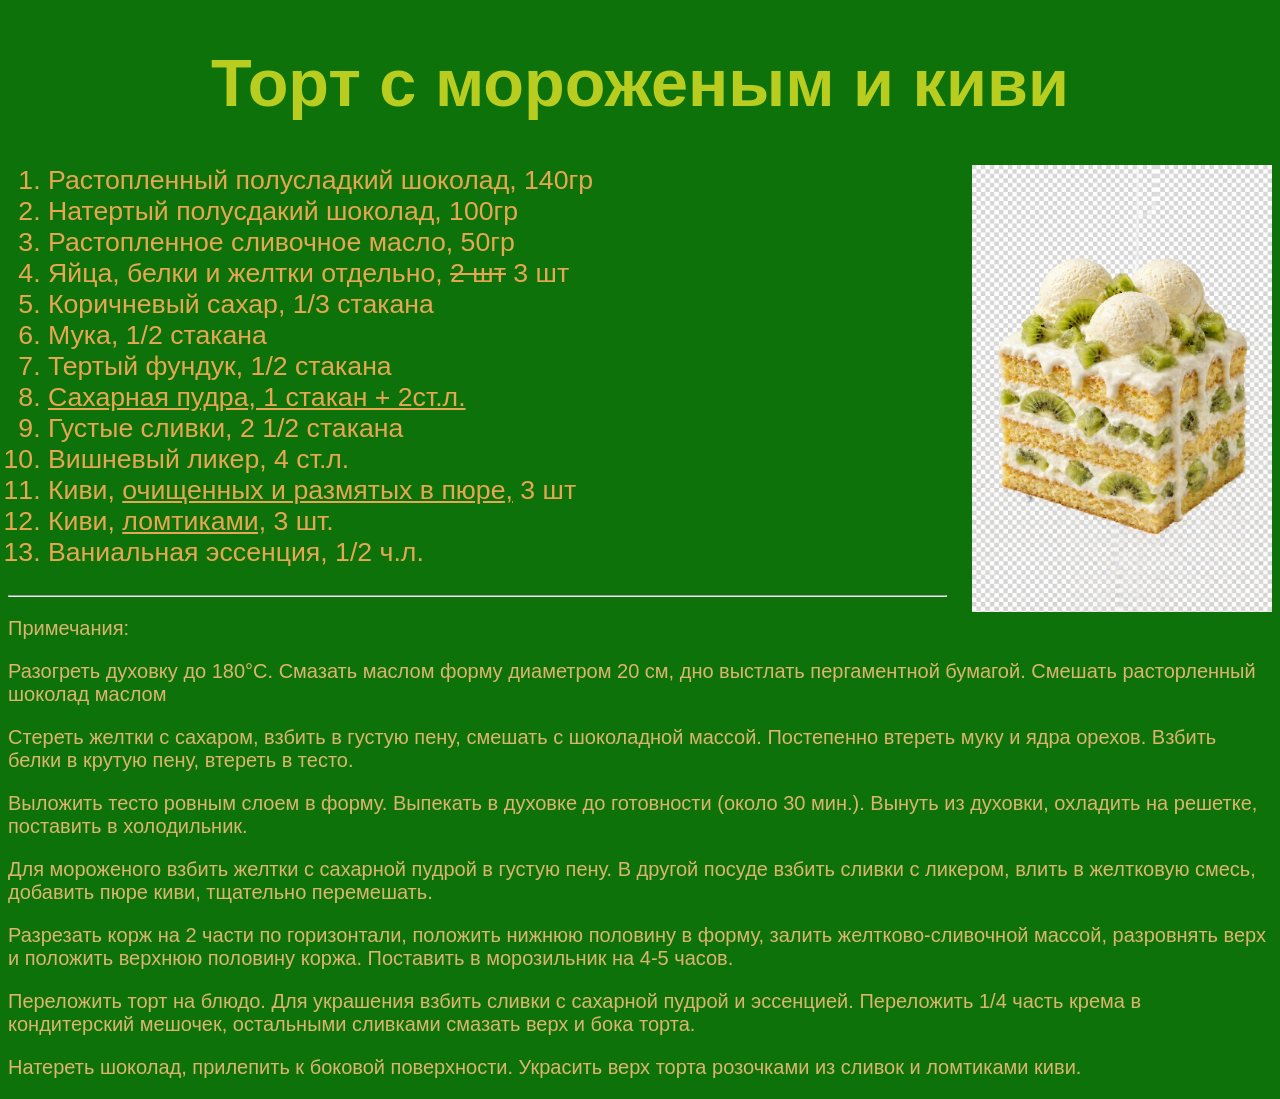
<file: Programming/ project_cake/index.html>
<!DOCTYPE html>
<html lang="en">
    <head>
        <meta charset="UTF-8">
        <title>Рецепт торта</title>
        <link rel="stylesheet" href="style.css">
    </head>
    <body>
        <h1>Торт с мороженым и киви</h1>
        <div>
            <img src="cake.png" alt="тортик вкусный" class="image">
            <ol>
                <li>Растопленный полусладкий шоколад, 140гр</li>
                <li>Натертый полусдакий шоколад, 100гр</li>
                <li>Растопленное сливочное масло, 50гр</li>
                <li>Яйца, белки и желтки отдельно, <s>2 шт</s> 3 шт</li>
                <li>Коричневый сахар, 1/3 стакана</li>
                <li>Мука, 1/2 стакана</li>
                <li>Тертый фундук, 1/2 стакана</li>
                <li><u>Сахарная пудра, 1 стакан + 2ст.л.</u></li>
                <li>Густые сливки, 2 1/2 стакана</li>
                <li>Вишневый ликер, 4 ст.л.</li>
                <li>Киви, <u>очищенных и размятых в пюре,</u> 3 шт</li>
                <li>Киви, <u>ломтиками,</u> 3 шт.</li>
                <li>Ваниальная эссенция, 1/2 ч.л.</li>
            </ol>
        </div>  
        <hr>
        <p>Примечания:</p>
        <p>Разогреть духовку до 180°C. Смазать маслом форму диаметром 20 см, 
            дно выстлать пергаментной бумагой. Смешать расторленный шоколад маслом</p>
         <p>Стереть желтки с сахаром, взбить в густую пену, смешать с шоколадной массой. 
            Постепенно втереть муку и ядра орехов. Взбить белки в крутую пену, втереть в тесто.</p>   
         <p>Выложить тесто ровным слоем в форму. Выпекать в духовке до готовности (около 30 мин.). 
            Вынуть из духовки, охладить на решетке, поставить в холодильник.</p>   
         <p>Для мороженого взбить желтки с сахарной пудрой в густую пену. В другой посуде взбить сливки с 
            ликером, влить в желтковую смесь, добавить пюре киви, тщательно перемешать.</p>   
        <p>Разрезать корж на 2 части по горизонтали, положить нижнюю половину в форму, залить 
            желтково-сливочной массой, разровнять верх и положить верхнюю половину коржа. 
            Поставить в морозильник на 4-5 часов.</p>
        <p>Переложить торт на блюдо. Для украшения взбить сливки с сахарной пудрой и эссенцией. Переложить 1/4
             часть крема в кондитерский мешочек, остальными сливками смазать верх и бока торта.</p>
        <p>Натереть шоколад, прилепить к боковой поверхности. Украсить верх 
            торта розочками из сливок и ломтиками киви.</p>
    </body>
</html>
</file>
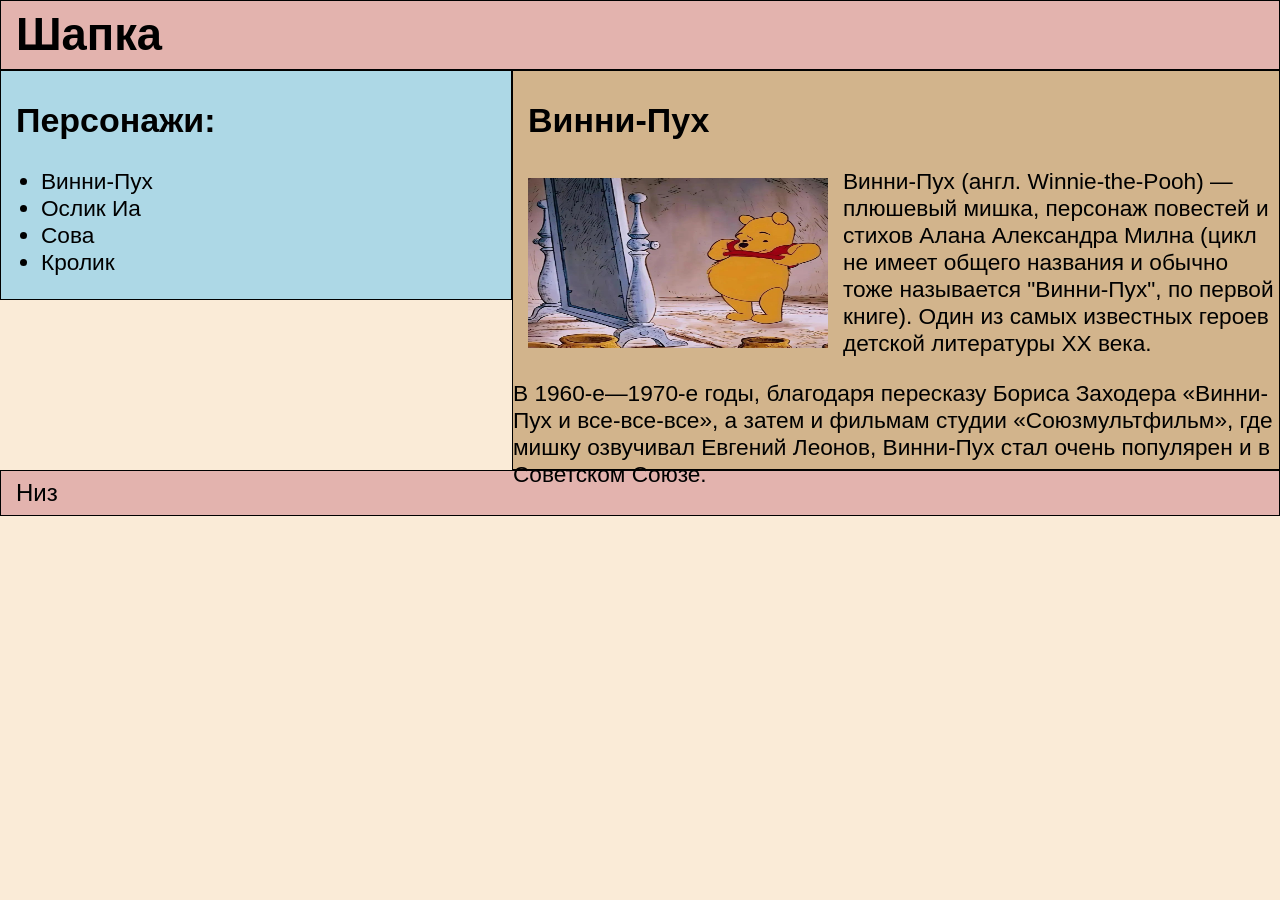
<file: Programming/float_project/index.html>
<!DOCTYPE html>
<html lang="en">
    <head>
        <meta charset="UTF-8">
        <title>Винни-Пух</title>
        <link rel="stylesheet" href="style.css">
    </head>
    <body>
        <header>
            <h1>Шапка</h1>
        </header>
            <main>
                <div class="float-container">
                    <div class="left">
                        
                        <h2>Персонажи:</h2>

                        <ul>
                            <li>Винни-Пух</li>
                            <li>Ослик Иа</li>
                            <li>Сова</li>
                            <li>Кролик</li>
                        </ul>
                        

                    </div>

                    <div class="right">
                        <h2>Винни-Пух</h2>
                        
                        <img src="winnie.jpg" alt="Винни-Пух">
                        
                        <p>Винни-Пух (англ. Winnie-the-Pooh) —
                        плюшевый мишка, персонаж повестей и
                        стихов Алана Александра Милна (цикл не имеет общего названия и обычно тоже
                        называется "Винни-Пух", по первой книге). Один из самых известных героев 
                        детской литературы XX века.
                        </p>
                        
                        <p>В 1960-е—1970-е годы, благодаря пересказу
                        Бориса Заходера «Винни-Пух и все-все-все»,
                        а затем и фильмам студии «Союзмультфильм», где мишку озвучивал Евгений Леонов,
                        Винни-Пух стал очень популярен и в Советском Союзе.
                        </p>
                    </div>
                    <div class="clear"></div>
                </div>  
            </main>
        <footer>Низ</footer>
    </body>
</html>
</file>
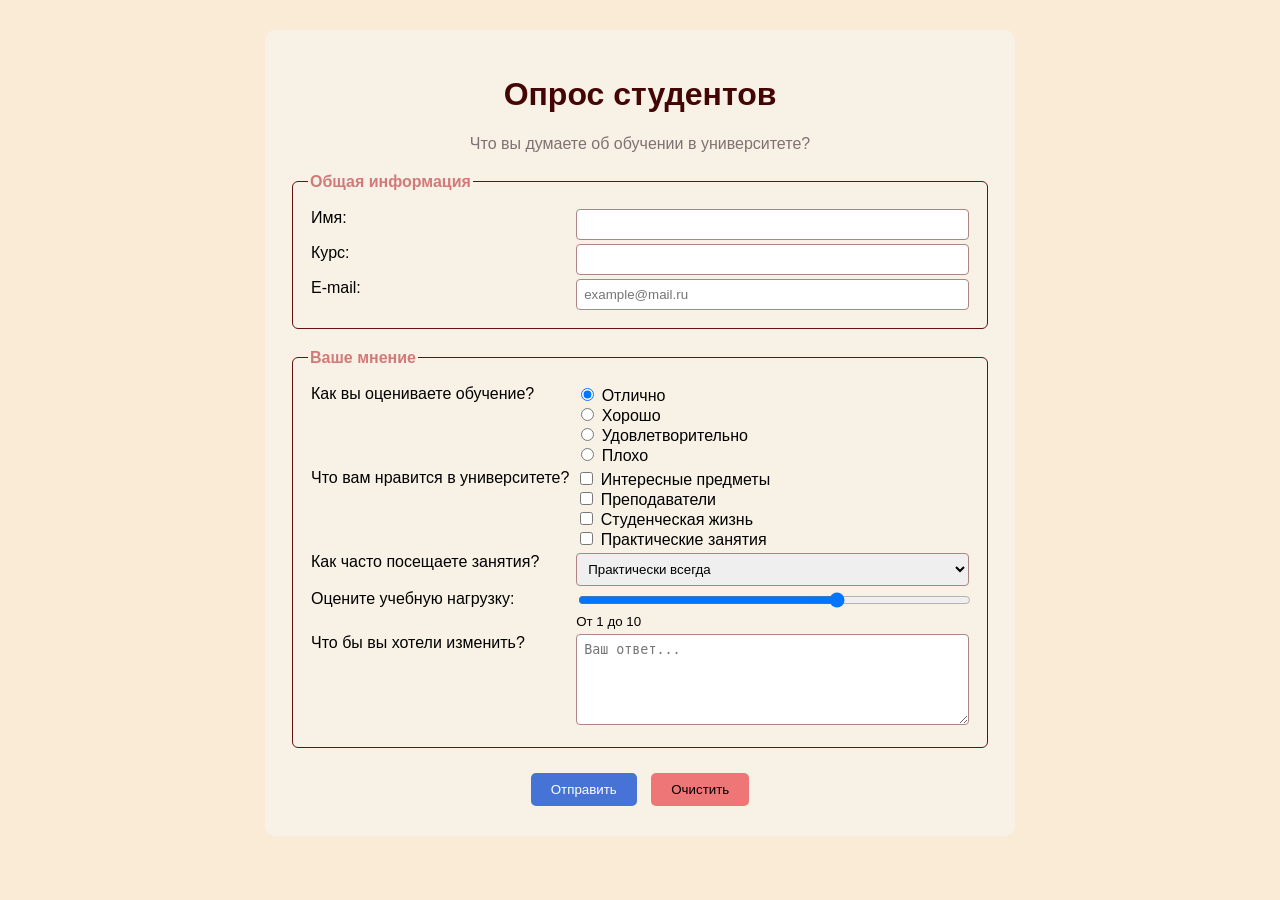
<file: Programming/forms_proj/index.html>
<!DOCTYPE html>
<html lang="ru">
<head>
    <meta charset="UTF-8">
    <title>Опрос студентов</title>
    <link rel="stylesheet" href="style.css">
</head>

<body>

<form action="#" method="post">

    <h1>Опрос студентов</h1>
    <p class="intro">Что вы думаете об обучении в университете?</p>

    <fieldset>
        <legend>Общая информация</legend>

        <table>
            <tr>
                <td><label for="name">Имя:</label></td>
                <td>
                    <input type="text" id="name" name="name"
                            required>
                </td>
            </tr>

            <tr>
                <td><label for="course">Курс:</label></td>
                <td>
                    <input type="number" id="course" name="course"
                           min="1" max="6" required>
                </td>
            </tr>

            <tr>
                <td><label for="email">E-mail:</label></td>
                <td>
                    <input type="email" id="email" name="email"
                           placeholder="example@mail.ru" required>
                </td>
            </tr>
        </table>
    </fieldset>

    <fieldset>
        <legend>Ваше мнение</legend>

        <table>
            <tr>
                <td>Как вы оцениваете обучение?</td>
                <td>
                    <label>
                        <input type="radio" name="mark" value="5" checked>
                        Отлично
                    </label><br>

                    <label>
                        <input type="radio" name="mark" value="4">
                        Хорошо
                    </label><br>

                    <label>
                        <input type="radio" name="mark" value="3">
                        Удовлетворительно
                    </label><br>

                    <label>
                        <input type="radio" name="mark" value="2">
                        Плохо
                    </label>
                </td>
            </tr>

            <tr>
                <td>Что вам нравится в университете?</td>
                <td>
                    <label>
                        <input type="checkbox" name="like1">
                        Интересные предметы
                    </label><br>

                    <label>
                        <input type="checkbox" name="like2">
                        Преподаватели
                    </label><br>

                    <label>
                        <input type="checkbox" name="like3">
                        Студенческая жизнь
                    </label><br>

                    <label>
                        <input type="checkbox" name="like4">
                        Практические занятия
                    </label>
                </td>
            </tr>

            <tr>
                <td>
                    <label for="visit">Как часто посещаете занятия?</label>
                </td>
                <td>
                    <select id="visit" name="visit">
                        <option selected>Практически всегда</option>
                        <option>Часто</option>
                        <option>Иногда</option>
                        <option>Редко</option>
                    </select>
                </td>
            </tr>

            <tr>
                <td>
                    <label for="load">Оцените учебную нагрузку:</label>
                </td>
                <td>
                    <input type="range" id="rank" name="load"
                           min="1" max="10" value="7">
                    <br>
                    <small>От 1 до 10</small>
                </td>
            </tr>

            <tr>
                <td>
                    <label for="text">Что бы вы хотели изменить?</label>
                </td>
                <td>
                    <textarea id="text" name="text"
                              rows="5"
                              placeholder="Ваш ответ..."></textarea>
                </td>
            </tr>
        </table>
    </fieldset>

    <div class="buttons">
        <button type="submit">Отправить</button>
        <button type="reset">Очистить</button>
    </div>

</form>

</body>
</html>
</file>
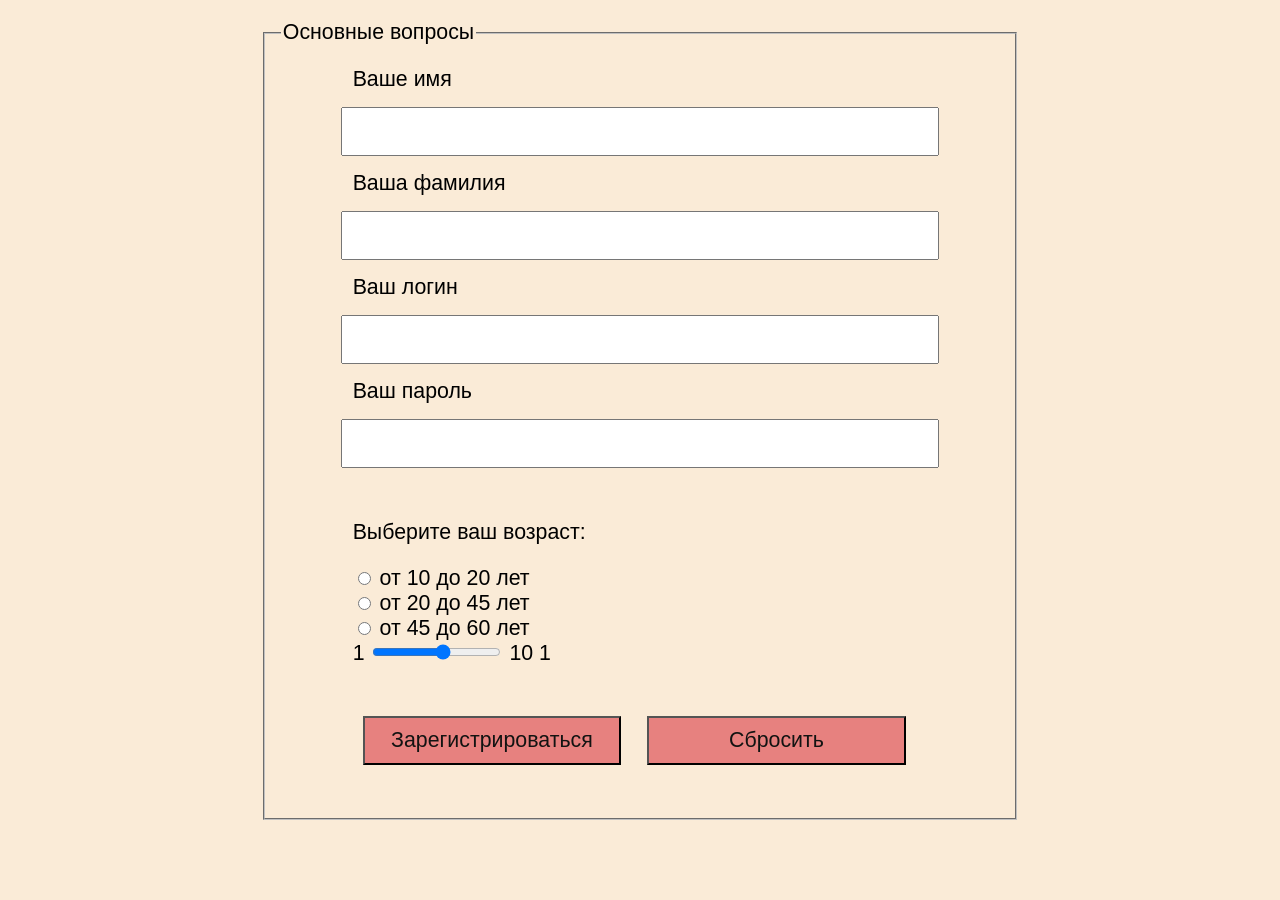
<file: Programming/forms_web_project/index.html>
<!DOCTYPE html>
<html lang="en">
    <head>
        <meta charset="UTF-8">
        <title>Формы</title>
        <link rel="stylesheet" href="style.css">
    </head>
    <body>
        <form method="get" action="#" oninput="out.value = rank.value">
            <fieldset>
            <legend>Основные вопросы</legend>
            <label class="space">Ваше имя</label>
            <input type="text"/ required>
            <label class="space">Ваша фамилия</label>
            <input type="text"/ required>
            <label class="space">Ваш логин</label>
            <input type="text"/ required>
            <label class="space">Ваш пароль</label>
            <input type="password"/ required>
            <div class="radios">
                <p>Выберите ваш возраст:</p>
                <div>
                    <input type="radio" name="age" value="1" id="var1">
                    <label for="var1">от 10 до 20 лет</label>
                </div> 
                <div>
                    <input type="radio" name="age" value="2" id="var2">
                    <label for="var2">от 20 до 45 лет</label>
                 </div>
                 <div>   
                    <input type="radio" name="age" value="3" id="var3">
                    <label for="var3">от 45 до 60 лет</label>
                </div>
                <span>1</span>
                <input type="range" min="1" max="10" id="rank">
                <label>10</label>
                <output name="out">1</output>
            </div>
            </div>
            <div class="buttons">
                <input type="submit" value="Зарегистрироваться">
                <input type="reset" value="Сбросить">
            </fieldset>
        </form>
    </body>
</html>
</file>
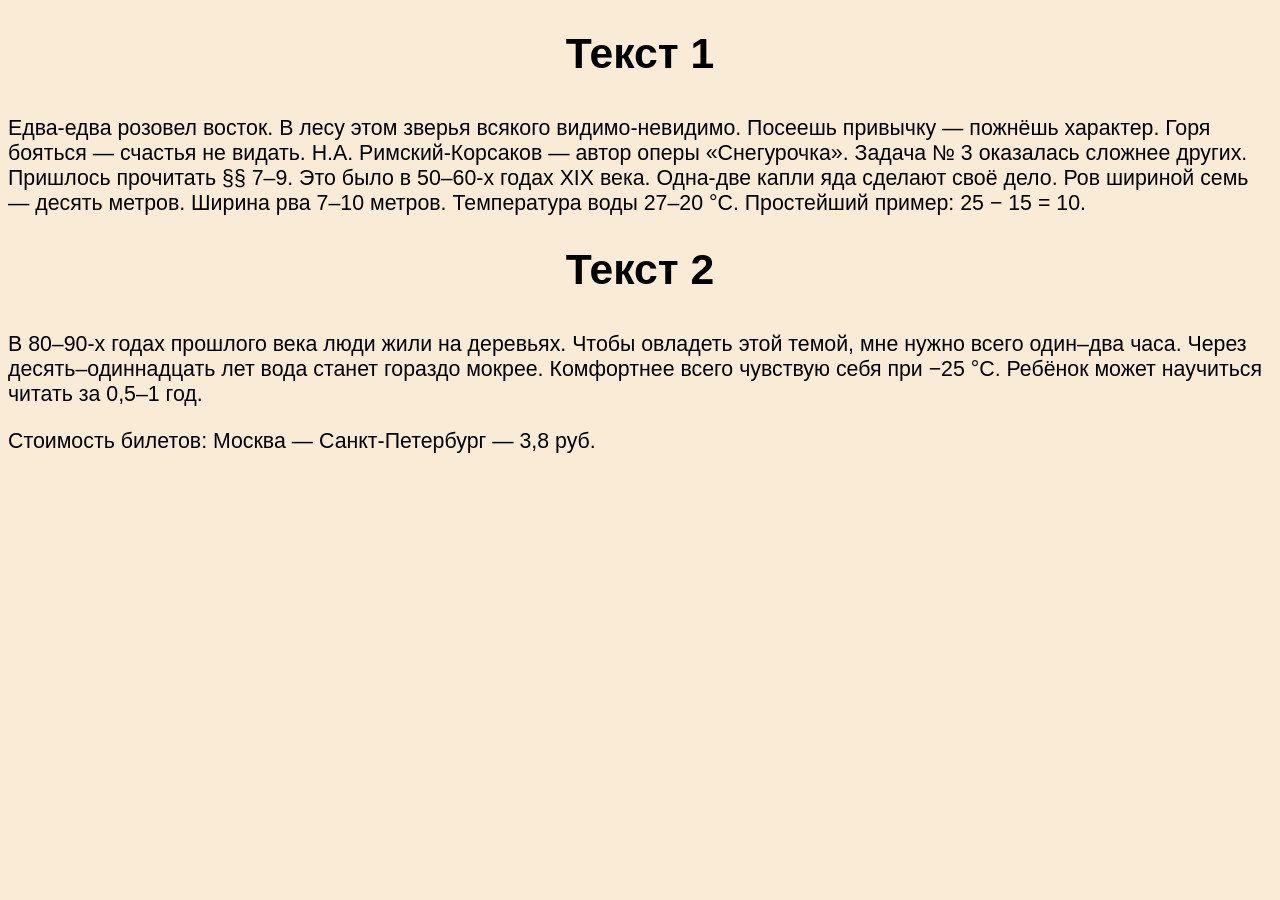
<file: Programming/nabor_text/index.html>
<!DOCTYPE html>
<html>
    <head>
        <meta charset="UTF-8">
        <title>Ввод текста на веб-странице</title>
        <link rel="stylesheet" href="style.css">
    </head>
    <body>
        <h1>Текст 1</h1>
        <p>Едва-едва розовел восток. В лесу этом зверья всякого видимо-невидимо.
        Посеешь привычку — пожнёшь характер. Горя бояться — счастья не видать.
        Н.А. Римский-Корсаков — автор оперы «Снегурочка». Задача № 3 оказалась 
        сложнее других. Пришлось прочитать §§ 7–9. Это было в 50–60-х годах XIX века.
        Одна-две капли яда сделают своё дело. Ров шириной семь — десять метров. 
        Ширина рва 7–10 метров. Температура воды 27–20 °C.
        Простейший пример: 25 − 15 = 10.</p>

        <h1>Текст 2</h1>
        <p>В 80–90-х годах прошлого века люди жили на деревьях. Чтобы овладеть этой темой, 
        мне нужно всего один–два часа. Через десять–одиннадцать лет вода станет гораздо мокрее.
        Комфортнее всего чувствую себя при −25 °C. Ребёнок может научиться читать за 0,5–1 год.</p>
        <p>Стоимость билетов:
        Москва — Санкт-Петербург — 3,8 руб.</p>
    </body>
</html>
</file>
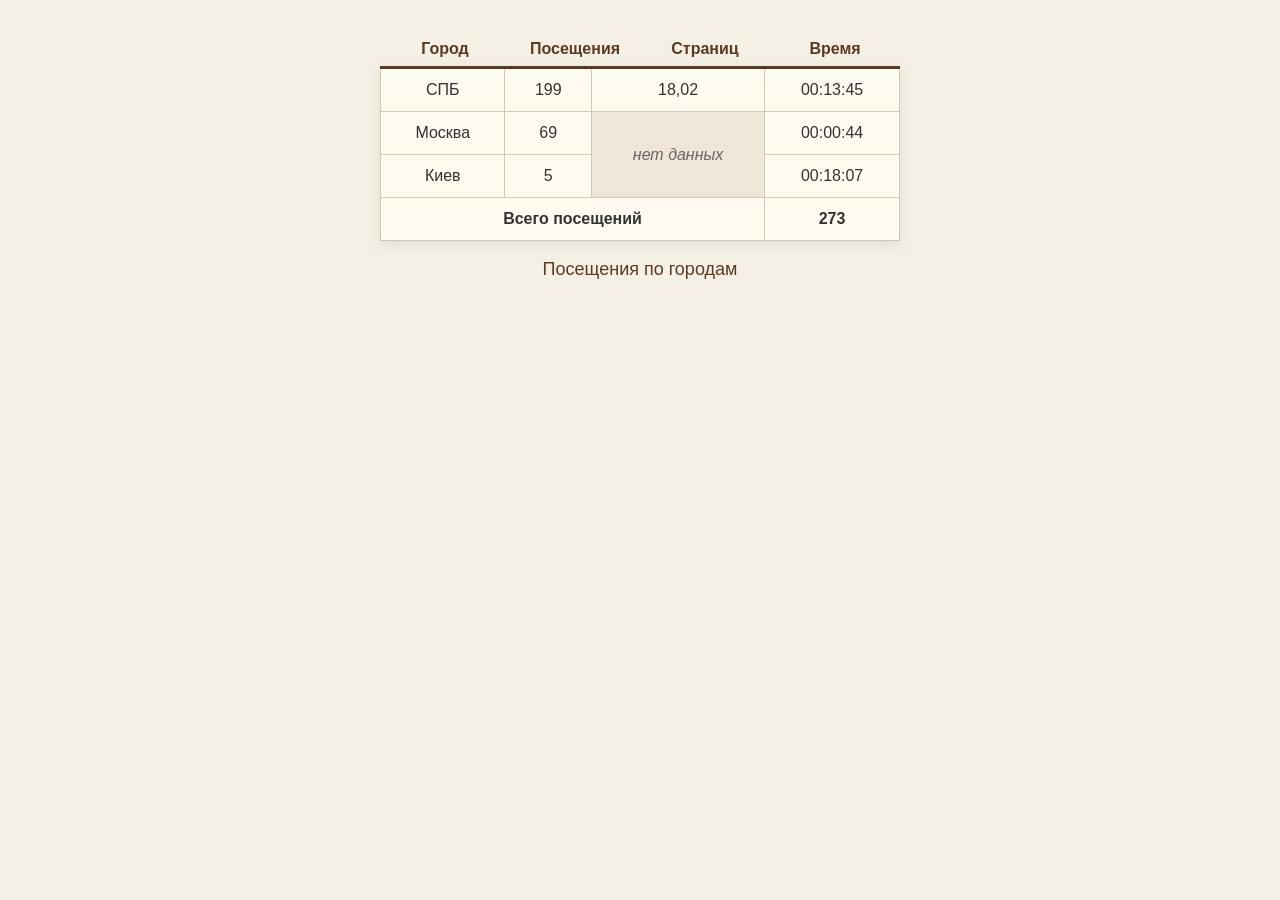
<file: Programming/project2/index.html>
<!DOCTYPE html>
<html lang="ru">
<head>
  <meta charset="UTF-8">
  <title>Посещения по городам</title>
  <link rel="stylesheet" href="style.css">
</head>
<body>
  <div class="headers">
    <div>Город</div>
    <div>Посещения</div>
    <div>Страниц</div>
    <div>Время</div>
  </div>

  <table>
    <tr>
      <td>СПБ</td>
      <td>199</td>
      <td>18,02</td>
      <td>00:13:45</td>
    </tr>
    <tr>
      <td>Москва</td>
      <td>69</td>
      <td class="no-data" rowspan="2">нет данных</td>
      <td>00:00:44</td>
    </tr>
    <tr>
      <td>Киев</td>
      <td>5</td>
      <td>00:18:07</td>
    </tr>
    <tr class="total">
      <td colspan="3">Всего посещений</td>
      <td>273</td>
    </tr>
  </table>

  <p class="title">Посещения по городам</p>

</body>
</html>
</file>
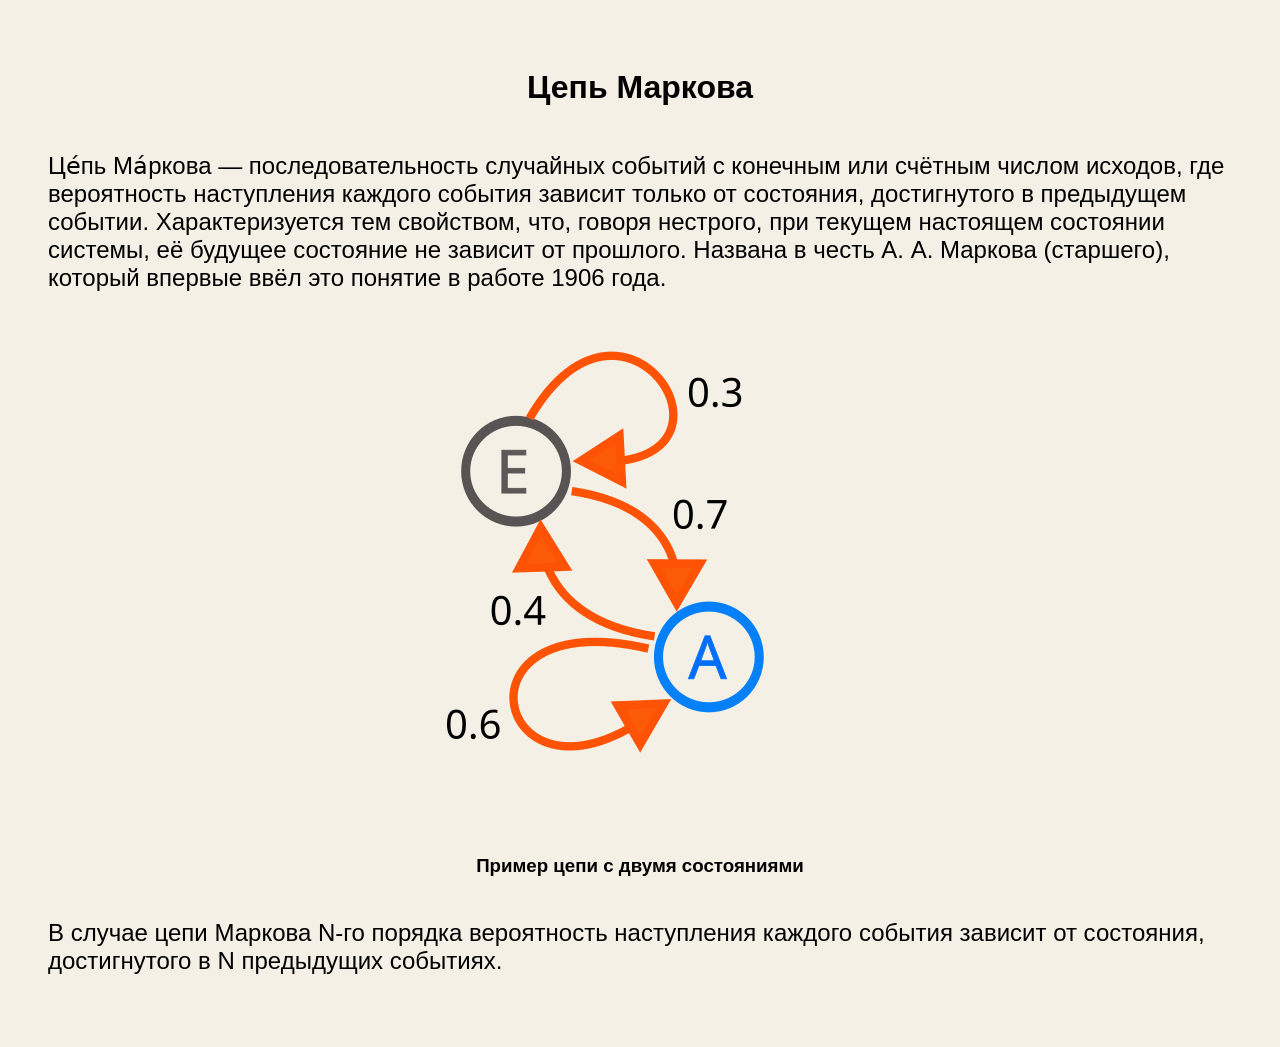
<file: Programming/project_22.09/index.html>
<!DOCTYPE html>
<html lang="en">
<head>
    <meta charset="UTF-8">
    <title>Ссылки и рисунки</title>
    <link rel="stylesheet" href="style.css">
</head>
<body>
    <h1>Цепь Маркова</h1>
    <p>Це́пь Ма́ркова — последовательность случайных событий с 
        конечным или счётным числом исходов, где вероятность наступления 
        каждого события зависит только от состояния, достигнутого в предыдущем событии. 
        Характеризуется тем свойством, что, говоря нестрого, при текущем настоящем состоянии системы, 
        её будущее состояние не зависит от прошлого. Названа в честь А. А. Маркова (старшего), 
        который впервые 
        ввёл это понятие в работе 1906 года.</p>
        <img src="./images/fotka.png" alt="Цепи Маркова пример">
        <h3>Пример цепи с двумя состояниями</h3>

    <p>В случае цепи Маркова N-го порядка вероятность наступления каждого 
        события зависит от состояния, достигнутого в 
        N предыдущих событиях.</p>
</body>
</html>
</file>
<file: Programming/ project_cake/style.css>
body{
    background-color:rgb(13, 114, 10);
    font-family:'Gill Sans', 'Gill Sans MT', Calibri, 'Trebuchet MS', sans-serif;
}

h1{
    color:rgb(184, 205, 31);
    text-align: center;
    font-size: 50pt;
}

ol{
    color:rgb(231, 166, 81);
    font-size: 20pt;
}

p{
    color:rgba(239, 186, 120, 0.922); 
    font-size: 15pt;
}

.image {
  float: right;
  width: 300px;
  margin-left: 25px;       
  margin-bottom: 15px;
}
</file>
<file: Programming/float_project/style.css>
body {
  font-family: 'Gill Sans', 'Gill Sans MT', Calibri, 'Trebuchet MS', sans-serif;
  background-color: antiquewhite;
  font-size: 17pt;
  margin: 0;
}

h1 {
  border: 1px solid black;
  background-color:#e3b3ae;   
  margin: 0;
  padding: 8px 15px;
}

h2 {
  padding-left: 15px;
  margin-top: 30px;
}

footer {
  border: 1px solid black;
  background-color: #e3b3ae;   
  font-size: 18pt;
  margin: 0;
  padding: 8px 15px;
  clear: both;
}

.left {
  float: left;
  display: block;
  width: 40%;
  border: 1px solid black;
  background-color: lightblue;  
  box-sizing: border-box;
}

.right {
  float: right;
  display: block;
  width: 60%;
  border: 1px solid black;
  background-color: #d2b48c;    
  box-sizing: border-box;
  padding-bottom: 15px;
  height: 400px;
}

img {
  width: 300px;
  height: 170px;
  float: left;                  
  margin: 10px 15px 10px 15px;
}

.clear {
  clear: both;
}

li{
    font-size: 17pt;
}

.left-more{
    background-color: white;
    height: 175px;
}
</file>
<file: Programming/forms_proj/style.css>
body {
    background-color: antiquewhite;
    font-family: Arial, sans-serif;
    margin: 0;
    padding: 30px;
}

form {
    width: 700px;
    margin: auto;
    padding: 25px;
    background-color: rgb(248, 241, 229);
    border-radius: 10px;
}

h1 {
    text-align: center;
    color: #440505;
}

.intro {
    text-align: center;
    color: #7e7272;
}

fieldset {
    margin-top: 20px;
    padding: 15px;
    border: 1px solid #641111;
    border-radius: 6px;
}

legend {
    font-weight: bold;
    color: #d27a7a;
}

table {
    width: 100%;
}

td:first-child {
    width: 40%;
    vertical-align: top;
}

input[type="text"],
input[type="email"],
input[type="number"],
select,
textarea {
    width: 100%;
    padding: 7px;
    box-sizing: border-box;
    border: 1px solid #af8484;
    border-radius: 4px;
}

textarea {
    resize: vertical;
}

input[type="range"] {
    width: 100%;
}

.buttons {
    text-align: center;
    margin-top: 20px;
}

button {
    padding: 9px 20px;
    margin: 5px;
    border: none;
    border-radius: 5px;
    cursor: pointer;
}

button[type="submit"] {
    background-color: #4673d5;
    color: white;
}

button[type="reset"] {
    background-color: #ee7676;
}

button:hover {
    opacity: 0.8;
}
</file>
<file: Programming/forms_web_project/style.css>
body { 
    font-family:'Franklin Gothic Medium', 'Arial Narrow', Arial, sans-serif;
    background-color: antiquewhite;
    font-size: 16pt;
}

input {
    font-size: 16pt;
    font-family: 'Franklin Gothic Medium', 'Arial Narrow', Arial, sans-serif;
    color:rgb(18, 19, 18);
}

.space, input[type="text"], input[type = "password"] {
    display: block;
    width: 80%;
    padding: 10px;
    margin: 5px auto;
}

form {
    width: 60%;
    margin: 20px auto;
}

.buttons {
    width: 80%;
    margin: 20px auto;
    padding: 10px;
}

input[type="submit"], input[type="reset"] {
    width: 45%;
    margin: 10px;
    padding: 10px;background-color: rgb(231, 129, 127);
}

.buttons, .radios{
    width: 80%;
    margin: 20px auto;
    padding: 10px;
}
</file>
<file: Programming/nabor_text/style.css>
body{
    font-family: 'Gill Sans', 'Gill Sans MT', Calibri, 'Trebuchet MS', sans-serif;
    background-color: antiquewhite;
    font-size: 16pt;
}

h1{
    text-align: center;
    padding-bottom: 10px;
}
</file>
<file: Programming/project2/style.css>
body {
  font-family:'Franklin Gothic Medium', 'Arial Narrow', Arial, sans-serif;
  background-color: #f5f0e6;
  display: flex;
  flex-direction: column;
  align-items: center;
  padding: 40px;
  margin: 0;
}

.headers {
  display: grid;
  grid-template-columns: 1fr 1fr 1fr 1fr;
  width: 520px;
  margin-bottom: 8px;
  text-align: center;
  font-size: 16px;
  font-weight: 600;
  color: #5c3a21;
}

table {
  border-collapse: collapse;
  border-top: 3px solid #5c3a21;
  width: 520px;
  background-color: white;
  box-shadow: 0 4px 12px rgba(0, 0, 0, 0.08);
}

td {
  border: 1px solid #d0c8b8;
  padding: 12px 18px;
  text-align: center;
  font-size: 16px;
  background-color: #fffaf0;
  color: #333;
}

.no-data {
  background-color: #f0e6d8;
  color: #666;
  font-style: italic;
  vertical-align: middle;
}

.total {
  background-color: #e8d9c0;
  font-weight: bold;
  color: #3d2414;
}

.title {
  margin-top: 18px;
  font-size: 18px;
  color: #5c3a21;
  font-weight: 500;
}
</file>
<file: Programming/project_22.09/style.css>
body {
  font-family:'Franklin Gothic Medium', 'Arial Narrow', Arial, sans-serif;
  background-color: #f5f0e6;
  display: flex;
  flex-direction: column;
  align-items: center;
  padding: 40px;
}

p{
    font-size: 18pt;
}

img{
    width: 500px;
    display: block;
    margin: 10px auto;
}
</file>
